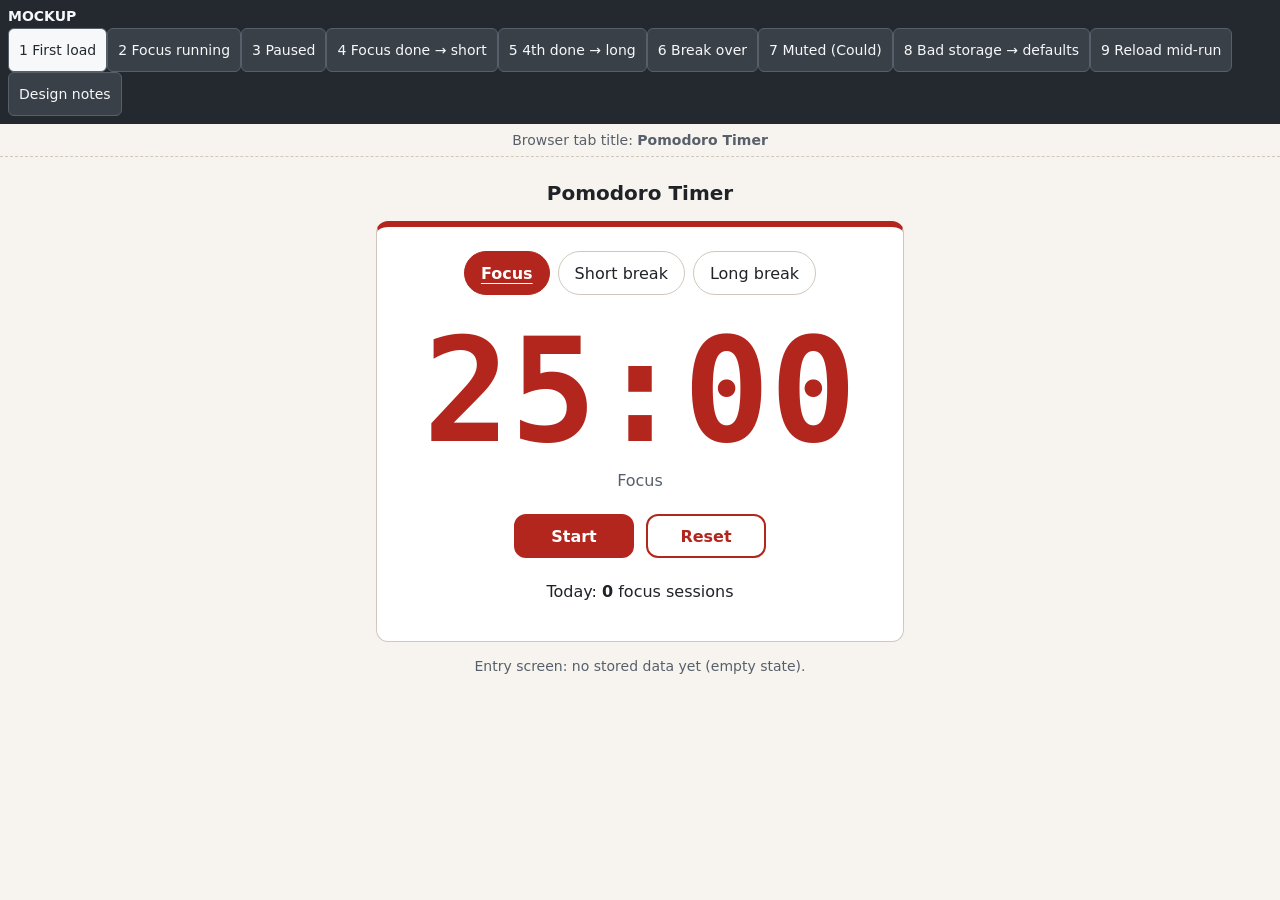
<file: docs/04-UI-Design/hifi-mockup.html>
<!doctype html><html lang="en"><head><meta charset="utf-8"><meta name="viewport" content="width=device-width, initial-scale=1"><title>Pomodoro Timer · Hi-Fi mockup</title><style>:root{--color-bg:#F7F4EF;--color-surface:#FFFFFF;--color-text:#1F2328;--color-muted:#57606A;--color-focus:#B3261E;--color-short:#1B6E4B;--color-long:#1F5FA8;--color-border:#D0C8BC;--color-ring:#6B3FA0;--color-msg-bg:#FFF4D6;--color-msg-border:#8A6100;--color-mock:#24292F;--color-mock-text:#F6F8FA;--font-sans:system-ui,-apple-system,"Segoe UI",Roboto,sans-serif;--font-digits:ui-monospace,"SF Mono",Menlo,Consolas,monospace;--fs-sm:0.875rem;--fs-md:1rem;--fs-lg:1.25rem;--fs-digits:clamp(4.5rem,22vw,9rem);--sp-1:4px;--sp-2:8px;--sp-3:12px;--sp-4:16px;--sp-5:24px;--sp-6:32px;--radius:12px;--radius-pill:999px;--touch:44px;--accent:var(--color-focus)}*{box-sizing:border-box}body{margin:0;font-family:var(--font-sans);background:var(--color-bg);color:var(--color-text);font-size:var(--fs-md)}.sr{position:absolute;width:1px;height:1px;padding:0;margin:-1px;overflow:hidden;clip:rect(0,0,0,0);white-space:nowrap;border:0}.mockbar{background:var(--color-mock);color:var(--color-mock-text);padding:var(--sp-2);display:flex;flex-wrap:wrap;gap:var(--sp-1);align-items:center;font-size:var(--fs-sm)}.mockbar strong{margin-right:var(--sp-2)}.mockbar button{background:#3A4048;color:var(--color-mock-text);border:1px solid #57606A;border-radius:6px;padding:0 10px;font:inherit;cursor:pointer;min-height:var(--touch)}.mockbar button[aria-current="true"]{background:#F6F8FA;color:#24292F}.tabtitle{font-size:var(--fs-sm);color:var(--color-muted);text-align:center;padding:var(--sp-2);border-bottom:1px dashed var(--color-border)}.app{max-width:560px;margin:0 auto;padding:var(--sp-5) var(--sp-4)}h1{font-size:var(--fs-lg);margin:0 0 var(--sp-4);text-align:center}.card{background:var(--color-surface);border:1px solid var(--color-border);border-radius:var(--radius);padding:var(--sp-5) var(--sp-4);border-top:6px solid var(--accent)}.modes{display:flex;gap:var(--sp-2);justify-content:center;flex-wrap:wrap}.mode-btn{min-height:var(--touch);min-width:var(--touch);padding:0 var(--sp-4);border-radius:var(--radius-pill);border:1px solid var(--color-border);background:var(--color-surface);color:var(--color-text);font:inherit;cursor:pointer}.mode-btn[aria-pressed="true"]{background:var(--accent);color:#fff;border-color:var(--accent);font-weight:700;text-decoration:underline;text-underline-offset:4px}.timer-display{font-family:var(--font-digits);font-size:var(--fs-digits);font-weight:700;text-align:center;margin:var(--sp-5) 0;color:var(--accent);line-height:1;font-variant-numeric:tabular-nums}.mode-label{text-align:center;color:var(--color-muted);margin-top:calc(-1*var(--sp-4))}.controls{display:flex;gap:var(--sp-3);justify-content:center;margin-top:var(--sp-5)}.btn{min-height:var(--touch);min-width:120px;padding:0 var(--sp-5);border-radius:var(--radius);font:inherit;font-weight:700;cursor:pointer;border:2px solid var(--accent)}.btn-primary{background:var(--accent);color:#fff}.btn-secondary{background:var(--color-surface);color:var(--accent)}.today-count{text-align:center;margin-top:var(--sp-5);color:var(--color-text)}.end-message{margin-top:var(--sp-4);background:var(--color-msg-bg);border:1px solid var(--color-msg-border);border-radius:var(--radius);padding:var(--sp-3) var(--sp-4);display:flex;gap:var(--sp-3);align-items:center;justify-content:space-between}.end-message button{min-height:var(--touch);padding:0 var(--sp-4);border-radius:var(--radius);border:1px solid var(--color-msg-border);background:#fff;color:var(--color-text);font:inherit;cursor:pointer}.mute-toggle{display:block;margin:var(--sp-4) auto 0;min-height:var(--touch);padding:0 var(--sp-4);border-radius:var(--radius-pill);border:1px dashed var(--color-border);background:transparent;color:var(--color-muted);font:inherit;cursor:pointer}.note{font-size:var(--fs-sm);color:var(--color-muted);text-align:center;margin-top:var(--sp-4)}button:focus-visible{outline:3px solid var(--color-ring);outline-offset:3px}.notes{max-width:900px;margin:0 auto;padding:var(--sp-5) var(--sp-4);line-height:1.5}.notes table{border-collapse:collapse;width:100%;font-size:var(--fs-sm);margin-bottom:var(--sp-5)}.notes th,.notes td{border:1px solid var(--color-border);padding:6px;text-align:left;vertical-align:top}.sw{display:inline-block;width:20px;height:20px;border-radius:4px;border:1px solid #999;vertical-align:middle}code{font-family:var(--font-digits);font-size:0.85em}.wrap{overflow-x:auto}</style></head><body><nav class="mockbar" aria-label="Mockup screens"><strong>MOCKUP</strong><span id="mb"></span></nav><div id="root"></div><script>var states=[{id:`first`,label:`1 First load`},{id:`running`,label:`2 Focus running`},{id:`paused`,label:`3 Paused`},{id:`short`,label:`4 Focus done → short`},{id:`long`,label:`5 4th done → long`},{id:`breakover`,label:`6 Break over`},{id:`muted`,label:`7 Muted (Could)`},{id:`fallback`,label:`8 Bad storage → defaults`},{id:`reload`,label:`9 Reload mid-run`},{id:`notes`,label:`Design notes`}];var cur=`first`;var accents={focus:`var(--color-focus)`,short:`var(--color-short)`,long:`var(--color-long)`};var names={focus:`Focus`,short:`Short break`,long:`Long break`};function modes(m){return `<div class="modes" role="group" aria-label="Mode">`+[`focus`,`short`,`long`].map(function(k){return `<button class="mode-btn" aria-pressed="${k===m}">${names[k]}</button>`}).join(``)+`</div>`}function app(o){var running=o.status===`running`;var title=running?`${o.time} · ${names[o.mode]} · Pomodoro Timer`:`Pomodoro Timer`;var msg=o.msg?`<div class="end-message" aria-live="polite" role="status"><span>${o.msg}</span><button data-act="dismiss">Dismiss</button></div>`:`<div aria-live="polite" role="status" class="sr"></div>`;return `<div class="tabtitle">Browser tab title: <strong>${title}</strong></div><main class="app" style="--accent:${accents[o.mode]}"><h1>Pomodoro Timer</h1><section class="card">${modes(o.mode)}<div class="timer-display">${o.time}</div><p class="mode-label">${names[o.mode]}${o.status===`paused`?` · Paused`:``}</p><div class="controls"><button class="btn btn-primary">${running?`Pause`:`Start`}</button><button class="btn btn-secondary">Reset</button></div>${msg}<p class="today-count">Today: <strong>${o.count}</strong> focus session${o.count===1?``:`s`}</p>${o.mute!==undefined?`<button class="mute-toggle" aria-pressed="${o.mute}">${o.mute?`🔇 Sound off`:`🔊 Sound on`}</button>`:``}</section>${o.note?`<p class="note">${o.note}</p>`:``}</main>`}var data={first:{mode:`focus`,time:`25:00`,status:`stopped`,count:0,note:`Entry screen: no stored data yet (empty state).`},running:{mode:`focus`,time:`24:57`,status:`running`,count:2,note:`Running 3 s after Start. Start becomes Pause; digits are not announced.`},paused:{mode:`focus`,time:`12:34`,status:`paused`,count:2},short:{mode:`short`,time:`05:00`,status:`stopped`,count:3,msg:`Focus session complete. Time for a short break.`,note:`Sound played once; app waits for Start.`},long:{mode:`long`,time:`15:00`,status:`stopped`,count:4,msg:`Focus session complete. Time for a long break.`,note:`4th completed focus session in the cycle: Long break suggested.`},breakover:{mode:`focus`,time:`25:00`,status:`stopped`,count:4,msg:`Break over. Ready to focus?`,note:`Long break taken: cycle position restarts at 0 (stored, not shown).`},muted:{mode:`focus`,time:`25:00`,status:`stopped`,count:1,mute:true,note:`MuteToggle shown only if S9 is built.`},fallback:{mode:`focus`,time:`25:00`,status:`stopped`,count:0,note:`Recovery path (NFR-06): the key pomodoro-timer:v1 held malformed JSON (or was missing, or had an unknown version). storage.load() returned defaults: count 0, cycle 0, muted false. No error message is shown; the screen is identical to first load and the next save overwrites the bad record.`},reload:{mode:`focus`,time:`25:00`,status:`stopped`,count:2,note:`Page reloaded while Focus was running with 12:00 left. The running timer is not restored: it shows 25:00, stopped. Today's count (2) and the cycle position are unchanged (BR-07).`}};var palette=[[`--color-bg`,`#F7F4EF`,`Page background`],[`--color-surface`,`#FFFFFF`,`Card, secondary buttons`],[`--color-text`,`#1F2328`,`Body text: 15.8:1 on surface, 14.4:1 on msg-bg`],[`--color-muted`,`#57606A`,`Labels, notes: 6.4:1 on surface, 5.8:1 on bg`],[`--color-focus`,`#B3261E`,`Focus accent: 6.5:1 with white`],[`--color-short`,`#1B6E4B`,`Short break accent: 6.2:1 with white`],[`--color-long`,`#1F5FA8`,`Long break accent: 6.4:1 with white`],[`--color-border`,`#D0C8BC`,`Card and button borders (decorative)`],[`--color-ring`,`#6B3FA0`,`Focus ring 3 px: 7.4:1 on surface, 6.7:1 on bg`],[`--color-msg-bg`,`#FFF4D6`,`EndMessage background`],[`--color-msg-border`,`#8A6100`,`EndMessage border`]];function notes(){var rows=palette.map(function(p){return `<tr><td><span class="sw" style="background:${p[1]}"></span> <code>${p[0]}</code></td><td>${p[1]}</td><td>${p[2]}</td></tr>`}).join(``);var comps=[[`App`,`Layout; sets --accent per mode`],[`ModeSelector`,`.mode-btn pills; active = filled + bold + underline + aria-pressed`],[`TimerDisplay`,`.timer-display monospace digits; plain text, no aria-label, not aria-live`],[`Controls`,`.btn-primary Start/Pause, .btn-secondary Reset`],[`EndMessage`,`.end-message aria-live polite, Dismiss button; empty live region uses .sr (visually hidden)`],[`TodayCount`,`.today-count text: Today: N focus sessions`],[`MuteToggle`,`.mute-toggle, aria-pressed (S9 only)`]].map(function(c){return `<tr><td><code>${c[0]}</code></td><td>${c[1]}</td></tr>`}).join(``);return `<main class="notes"><h1 style="text-align:left">Design notes</h1><h2>Palette</h2><p>Contrast ratios are calculated with the WCAG 2.1 relative luminance formula. All text pairs meet AA (4.5:1); the focus ring meets 3:1 for non-text UI.</p><div class="wrap"><table><tr><th>Token</th><th>Hex</th><th>Use and contrast</th></tr>${rows}</table></div><h2>Typography</h2><div class="wrap"><table><tr><th>Token</th><th>Value</th><th>Use</th></tr><tr><td><code>--font-sans</code></td><td>system-ui stack</td><td>All UI text</td></tr><tr><td><code>--font-digits</code></td><td>ui-monospace stack, bold, tabular</td><td>TimerDisplay</td></tr><tr><td><code>--fs-digits</code></td><td>clamp(4.5rem, 22vw, 9rem)</td><td>Digits; fits 320 px</td></tr><tr><td><code>--fs-sm / md / lg</code></td><td>0.875 / 1 / 1.25 rem</td><td>Notes / body / heading</td></tr></table></div><h2>Spacing, radius, targets</h2><p><code>--sp-1..6</code> = 4, 8, 12, 16, 24, 32 px. <code>--radius</code> 12 px, <code>--radius-pill</code> 999 px. <code>--touch</code> 44 px minimum for every button, including the mockup bar. Focus ring: 3 px <code>--color-ring</code> outline, 3 px offset, via :focus-visible.</p><h2>Components (names match the SDD)</h2><div class="wrap"><table><tr><th>Component</th><th>Style</th></tr>${comps}</table></div><h2>Behaviour notes</h2><ul><li>Mode accent: card top border, digits and primary button use <code>--accent</code>, set from the mode colour token.</li><li>Tab title while running: <code>MM:SS · Mode · Pomodoro Timer</code>; otherwise <code>Pomodoro Timer</code>.</li><li>The cycle position is stored but not displayed (no cycle indicator in the BRD or SDD).</li><li>Bad or missing storage falls back silently to count 0 and cycle 0 (screen 8). A reload mid-run restarts the mode at full duration, stopped (screen 9).</li><li>Layout: single column, max width 560 px; mode buttons wrap on narrow screens; no horizontal scroll from 320 px.</li><li>The mockup bar and tab-title strip are design aids, not part of the app.</li></ul></main>`}function render(){document.getElementById(`mb`).innerHTML=states.map(function(s){return `<button data-s="${s.id}" aria-current="${s.id===cur}">${s.label}</button>`}).join(``);document.getElementById(`root`).innerHTML=cur===`notes`?notes():app(data[cur])}document.addEventListener(`click`,function(e){var t=e.target.closest(`button`);if(!t)return;var s=t.getAttribute(`data-s`);if(s){cur=s;render();return}if(t.getAttribute(`data-act`)===`dismiss`){var m=document.querySelector(`.end-message`);if(m)m.remove()}});render();</script></body></html>
</file>
